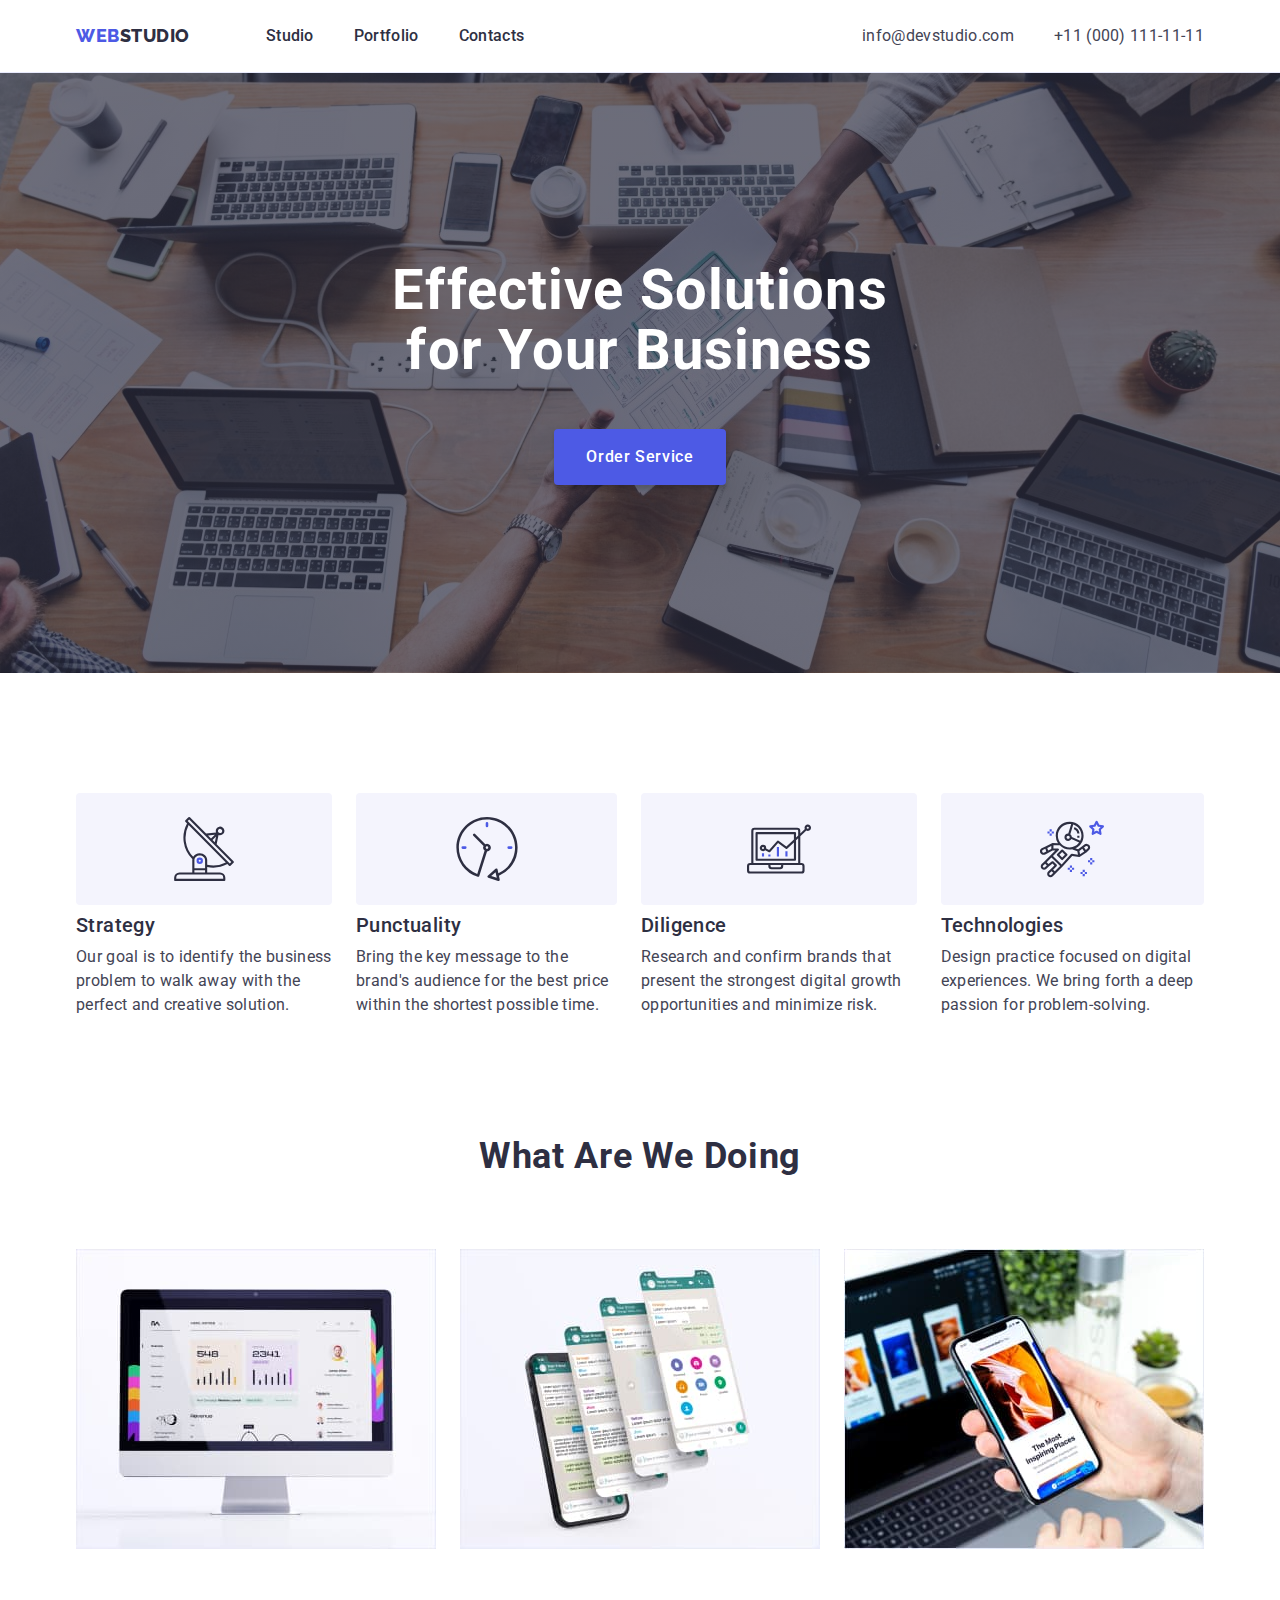
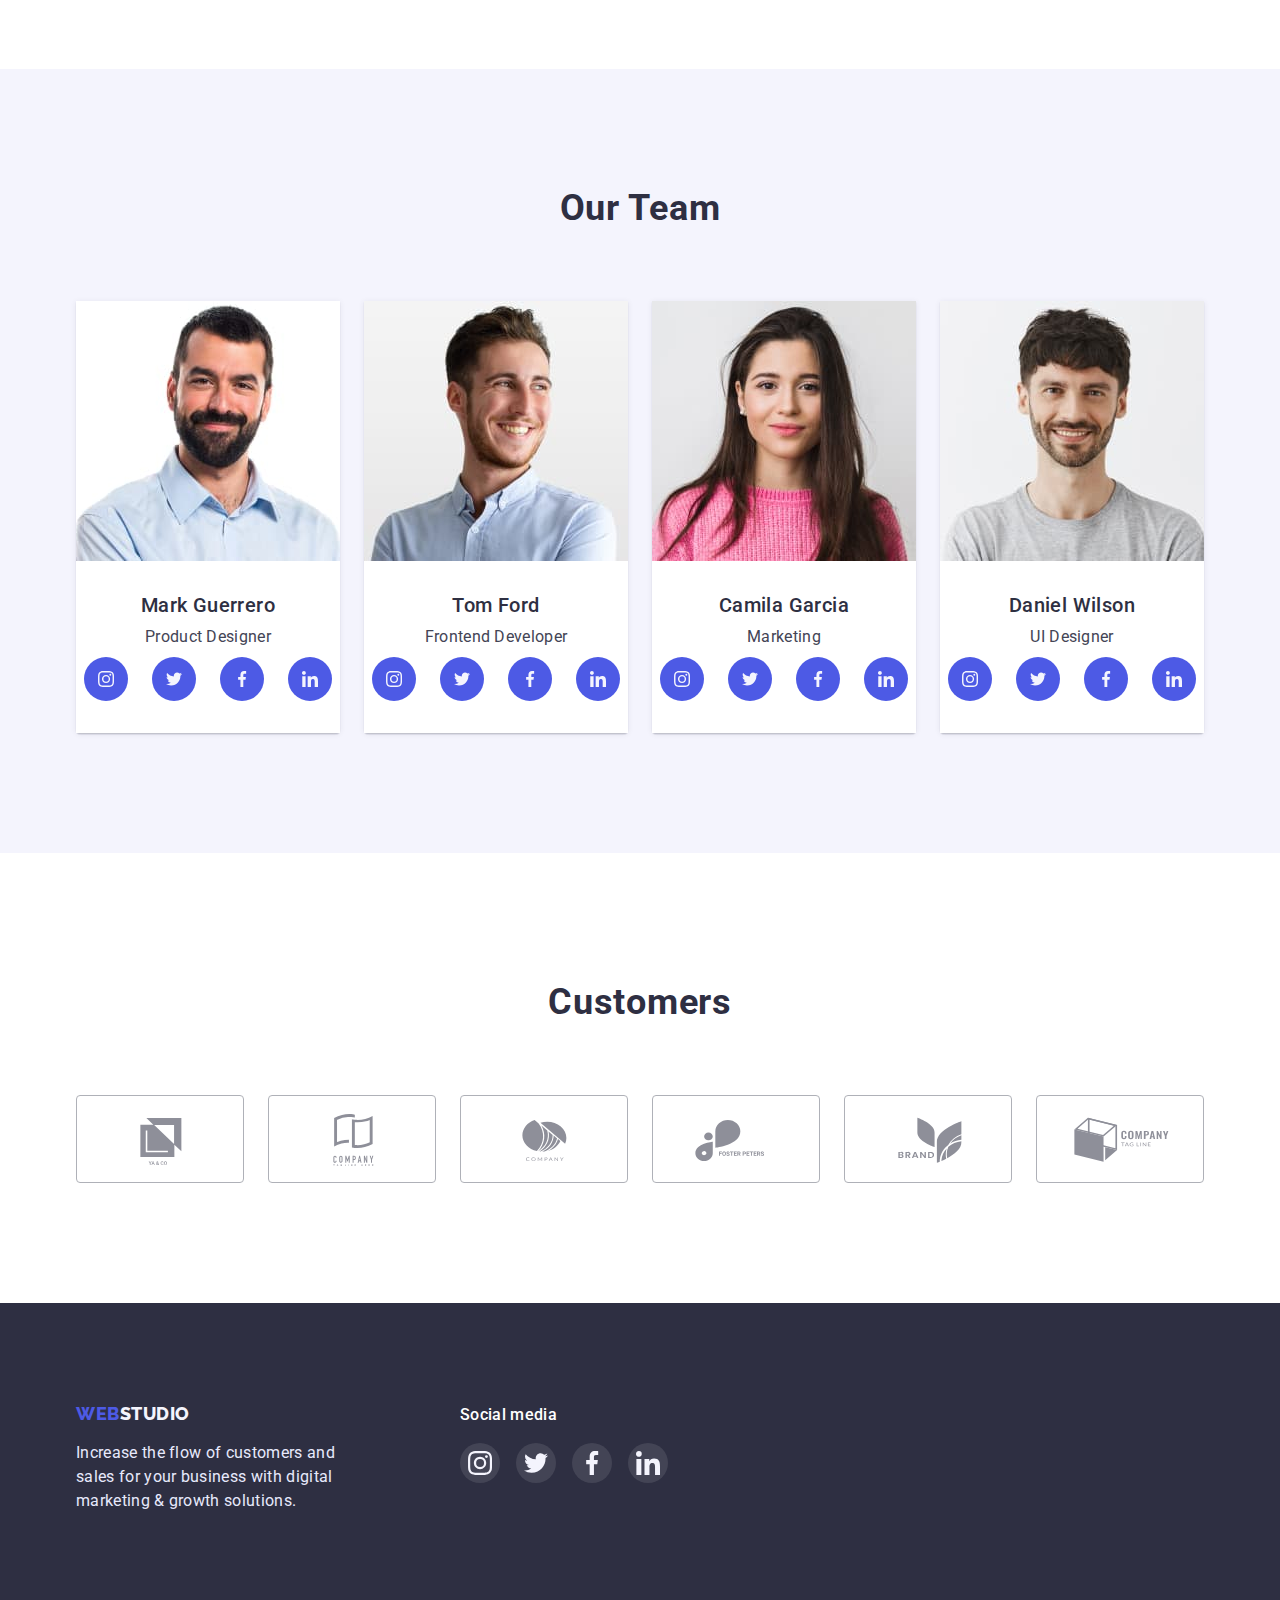
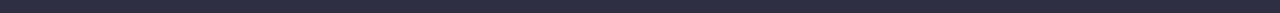
<file: index.html>
<!DOCTYPE html>
<html lang="en">

<head>
    <meta charset="UTF-8" />
    <meta http-equiv="X-UA-Compatible" content="IE=edge" />
    <meta name="viewport" content="width=device-width, initial-scale=1.0" />
    <link rel="preconnect" href="https://fonts.googleapis.com">
    <link rel="preconnect" href="https://fonts.gstatic.com" crossorigin>
    <link
        href="https://fonts.googleapis.com/css2?family=Raleway:wght@800&family=Roboto:wght@400;500;700;900&display=swap"
        rel="stylesheet" />
    <link rel="stylesheet"
        href="https://cdnjs.cloudflare.com/ajax/libs/modern-normalize/1.1.0/modern-normalize.min.css" />
    <link href="./css/style.css" rel="stylesheet">
    <title>Portfolio</title>
</head>

<body>
    <!---------------HEADER----------------->

    <header class="head">
        <div class="container head-nav">
            <nav class="head-nav">
                <a href="./index.html" class="web-logo link"> Web<span class="studio-logo link">Studio</span></a>
                <ul class="head-menu list">
                    <li class="li-item"><a class="head-nav-item link" href="./index.html">Studio</a></li>
                    <li class="li-item"><a class="head-nav-item link" href="./portfolio.html"> Portfolio</a></li>
                    <li class="li-item"><a class="head-nav-item link" href="">Contacts</a></li>
                </ul>
            </nav>
            <address class="adress">
                <ul class="head-adress list">
                    <li class="li-item">
                        <a class="head-contacts link" href="mailto:info@devstudio.com">info@devstudio.com</a>
                    </li>
                    <li class="li-item">
                        <a class="head-contacts link" href="tel:+110001111111">+11 (000) 111-11-11</a>
                    </li>
                </ul>
            </address>
        </div>
    </header>

    <!----------------------MAIN----------------------->
    <main>

        <section class="main">
            <div class="container">
                <h1 class="main-title">Effective Solutions for Your Business</h1>
                <button type="button" class="btn hero-btn">Order Service</button>
            </div>
        </section>

        <section class="section">
            <div class="container">
                <h2 class="section-topic">Feature</h2>
                <ul class="section-ul list-items list">
                    <li class="list-section">
                        <div class="icon-div">
                            <svg class="icon-pic">
                                <use href="./images/icons.svg#icon-antenna-1" width="64" height="64"></use>
                            </svg>
                        </div>
                        <h3 class="main-section-topic">Strategy</h3>
                        <p class="section-description">
                            Our goal is to identify the business problem to walk away with the
                            perfect and creative solution.
                        </p>
                    </li>
                    <li class="list-section">
                        <div class="icon-div">
                            <svg class="icon-pic">
                                <use href="./images/icons.svg#icon-clock-1" width="64" height="64"></use>
                            </svg>
                        </div>
                        <h3 class="main-section-topic">Punctuality</h3>
                        <p class="section-description">
                            Bring the key message to the brand's audience for the best price
                            within the shortest possible time.
                        </p>
                    </li>
                    <li class="list-section">
                        <div class="icon-div">
                            <svg class="icon-pic">
                                <use href="./images/icons.svg#icon-diagram-1" width="64" height="64"></use>
                            </svg>
                        </div>
                        <h3 class="main-section-topic">Diligence</h3>
                        <p class="section-description">
                            Research and confirm brands that present the strongest digital growth
                            opportunities and minimize risk.
                        </p>
                    </li>
                    <li class="list-section">
                        <div class="icon-div">
                            <svg class="icon-pic">
                                <use href="./images/icons.svg#icon-astronaut-1" width="64" height="64"></use>
                            </svg>
                        </div>
                        <h3 class="main-section-topic">Technologies</h3>
                        <p class="section-description">
                            Design practice focused on digital experiences. We bring forth a deep
                            passion for problem-solving.
                        </p>
                    </li>
                </ul>
            </div>
        </section>

        <section class="photos">
            <div class="container">
                <h2 class="photos-title">What are we doing</h2>
                <ul class="section-ul photos-ul list">
                    <li class="photo-sec">
                        <img src="./images/Comp.jpg" alt="Computer with statistic" width="360" />
                    </li>
                    <li class="photo-sec">
                        <img src="./images/Phones.jpg" alt="phone with messenger" width="360" />
                    </li>
                    <li class="photo-sec">
                        <img src="./images/PhoneComp.jpg" alt="someone holding a phone in arm" width="360" />
                    </li>
                </ul>
            </div>
        </section>

        <section class="team">
            <div class="container">
                <h2 class="team-title">Our Team</h2>
                <ul class="section-ul team-ul list">
                    <li class="team-list">
                        <img src="./images/Mark.jpg" alt="Marks photo" width="264" />
                        <div class="team-block-text">
                            <h3 class="team-name">Mark Guerrero</h3>
                            <p class="team-text">Product Designer </p>
                            <ul class="team-soc-list list">
                                <li class="soc-item"><a class="soc-link link" href> <svg width="16" height="16"
                                            class="team-soc-icon">
                                            <use href="./images/icons.svg#icon-instagram"></use>
                                        </svg></a></li>
                                <li class="soc-item"><a class="soc-link link" href> <svg width="16" height="16"
                                            class="team-soc-icon">
                                            <use href="./images/icons.svg#icon-twitter"></use>
                                        </svg></a></li>
                                <li class="soc-item"><a class="soc-link link" href> <svg width="16" height="16"
                                            class="team-soc-icon">
                                            <use href="./images/icons.svg#icon-facebook"></use>
                                        </svg></a></li>
                                <li class="soc-item"><a class="soc-link link" href> <svg width="16" height="16"
                                            class="team-soc-icon">
                                            <use href="./images/icons.svg#icon-linkedin"></use>
                                        </svg></a></li>
                            </ul>
                        </div>
                    </li>
                    <li class="team-list">
                        <img src="./images/Tom.jpg" alt="Toms photo" width="264" />
                        <div class="team-block-text">
                            <h3 class="team-name">Tom Ford</h3>
                            <p class="team-text">Frontend Developer</p>
                            <ul class="team-soc-list list">
                                <li class="soc-item"><a class="soc-link link" href> <svg width="16" height="16"
                                            class="team-soc-icon">
                                            <use href="./images/icons.svg#icon-instagram"></use>
                                        </svg></a></li>
                                <li class="soc-item"><a class="soc-link link" href> <svg width="16" height="16"
                                            class="team-soc-icon">
                                            <use href="./images/icons.svg#icon-twitter"></use>
                                        </svg></a></li>
                                <li class="soc-item"><a class="soc-link link" href> <svg width="16" height="16"
                                            class="team-soc-icon">
                                            <use href="./images/icons.svg#icon-facebook"></use>
                                        </svg></a></li>
                                <li class="soc-item"><a class="soc-link link" href> <svg width="16" height="16"
                                            class="team-soc-icon">
                                            <use href="./images/icons.svg#icon-linkedin"></use>
                                        </svg></a></li>
                            </ul>
                        </div>
                    </li>
                    <li class="team-list">
                        <img src="./images/Camila.jpg" alt="Camilas photo" width="264" />
                        <div class="team-block-text">
                            <h3 class="team-name">Camila Garcia</h3>
                            <p class="team-text">Marketing</p>
                            <ul class="team-soc-list list">
                                <li class="soc-item"><a class="soc-link link" href> <svg width="16" height="16"
                                            class="team-soc-icon">
                                            <use href="./images/icons.svg#icon-instagram"></use>
                                        </svg></a></li>
                                <li class="soc-item"><a class="soc-link link" href> <svg width="16" height="16"
                                            class="team-soc-icon">
                                            <use href="./images/icons.svg#icon-twitter"></use>
                                        </svg></a></li>
                                <li class="soc-item"><a class="soc-link link" href> <svg width="16" height="16"
                                            class="team-soc-icon">
                                            <use href="./images/icons.svg#icon-facebook"></use>
                                        </svg></a></li>
                                <li class="soc-item"><a class="soc-link link" href> <svg width="16" height="16"
                                            class="team-soc-icon">
                                            <use href="./images/icons.svg#icon-linkedin"></use>
                                        </svg></a></li>
                            </ul>
                        </div>
                    </li>
                    <li class="team-list">
                        <img src="./images/Daniel.jpg" alt="Daniels photo" width="264" />
                        <div class="team-block-text">
                            <h3 class="team-name">Daniel Wilson</h3>
                            <p class="team-text">UI Designer</p>
                            <ul class="team-soc-list list">
                                <li class="soc-item"><a class="soc-link link" href> <svg width="16" height="16"
                                            class="team-soc-icon">
                                            <use href="./images/icons.svg#icon-instagram"></use>
                                        </svg></a></li>
                                <li class="soc-item"><a class="soc-link link" href> <svg width="16" height="16"
                                            class="team-soc-icon">
                                            <use href="./images/icons.svg#icon-twitter"></use>
                                        </svg></a></li>
                                <li class="soc-item"><a class="soc-link link" href> <svg width="16" height="16"
                                            class="team-soc-icon">
                                            <use href="./images/icons.svg#icon-facebook"></use>
                                        </svg></a></li>
                                <li class="soc-item"><a class="soc-link link" href> <svg width="16" height="16"
                                            class="team-soc-icon">
                                            <use href="./images/icons.svg#icon-linkedin"></use>
                                        </svg></a></li>
                            </ul>
                        </div>
                    </li>
                </ul>
            </div>
        </section>
        <section class="customers">
            <div class="container">
                <h2 class="customers-title">Customers
                </h2>
                <ul class="company-list list">
                    <li class="company-item">
                        <a class="company-link link">
                            <svg class="company-logo" width="104" height="56">
                                <use href="./images/icons.svg#icon-company1"></use>
                            </svg>
                        </a>
                    </li>
                    <li class="company-item">
                        <a class="company-link link">
                            <svg class="company-logo" width="104" height="56">
                                <use href="./images/icons.svg#icon-company2"></use>
                            </svg>
                        </a>
                    </li>
                    <li class="company-item">
                        <a class="company-link link">
                            <svg class="company-logo" width="104" height="56">
                                <use href="./images/icons.svg#icon-company3"></use>
                            </svg>
                        </a>
                    </li>
                    <li class="company-item">
                        <a class="company-link link">
                            <svg class="company-logo" width="104" height="56">
                                <use href="./images/icons.svg#icon-company4"></use>
                            </svg>
                        </a>
                    </li>
                    <li class="company-item">
                        <a class="company-link link">
                            <svg class="company-logo" width="104" height="56">
                                <use href="./images/icons.svg#icon-company5"></use>
                            </svg>
                        </a>
                    </li>
                    <li class="company-item">
                        <a class="company-link link">
                            <svg class="company-logo" width="104" height="56">
                                <use href="./images/icons.svg#icon-company6"></use>
                            </svg>
                        </a>
                    </li>
                </ul>
            </div>
        </section>
    </main>

    <!--------------------FOOTER--------------------->
    <footer class="footer">
        <div class="container foot-media">
            <div class="foot-block">
                <a href="./index.html" class="footer-web-logo link"> Web<span
                        class="footer-studio-logo">Studio</span></a>
                <p class="footer-text">Increase the flow of customers and sales for your business with digital
                    marketing &
                    growth solutions.</p>
            </div>
            <div>
                <p class="footer-soc-title">Social media</p>
                <ul class="footer-list-contacts">
                    <li class="footer-soc-list list">
                        <a class="footer-soc-link link">
                            <svg class="footer-soc-item" width="24" height="24">
                                <use href="./images/icons.svg#icon-instagram"></use>
                            </svg>
                        </a>
                    </li>
                    <li class="footer-soc-list list">
                        <a class="footer-soc-link link">
                            <svg class="footer-soc-item" width="24" height="24">
                                <use href="./images/icons.svg#icon-twitter"></use>
                            </svg>
                        </a>
                    </li>
                    <li class="footer-soc-list list">
                        <a class="footer-soc-link link">
                            <svg class="footer-soc-item" width="24" height="24">
                                <use href="./images/icons.svg#icon-facebook"></use>
                            </svg>
                        </a>
                    </li>
                    <li class="footer-soc-list list">
                        <a class="footer-soc-link link">
                            <svg class="footer-soc-item" width="24" height="24">
                                <use href="./images/icons.svg#icon-linkedin"></use>
                            </svg>
                        </a>
                    </li>
                </ul>
            </div>
        </div>

    </footer>
</body>

</html>
</file>
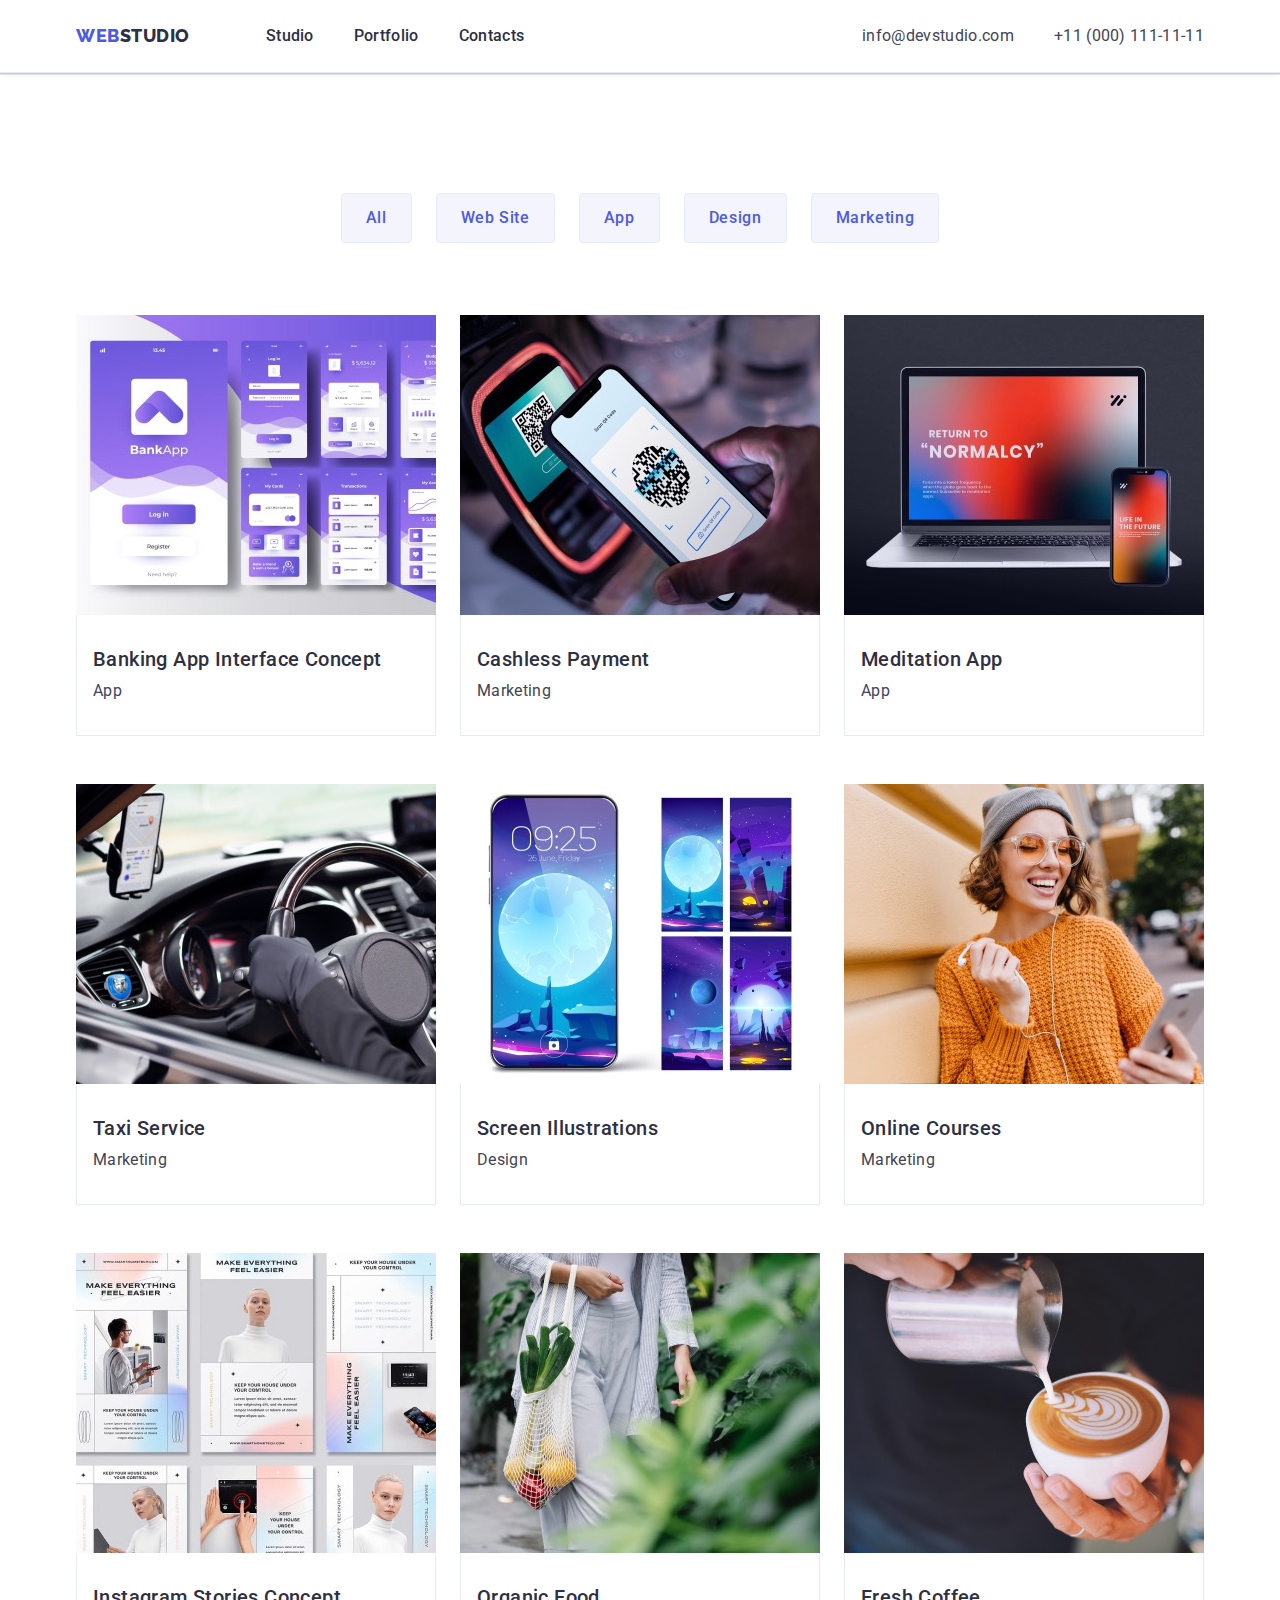
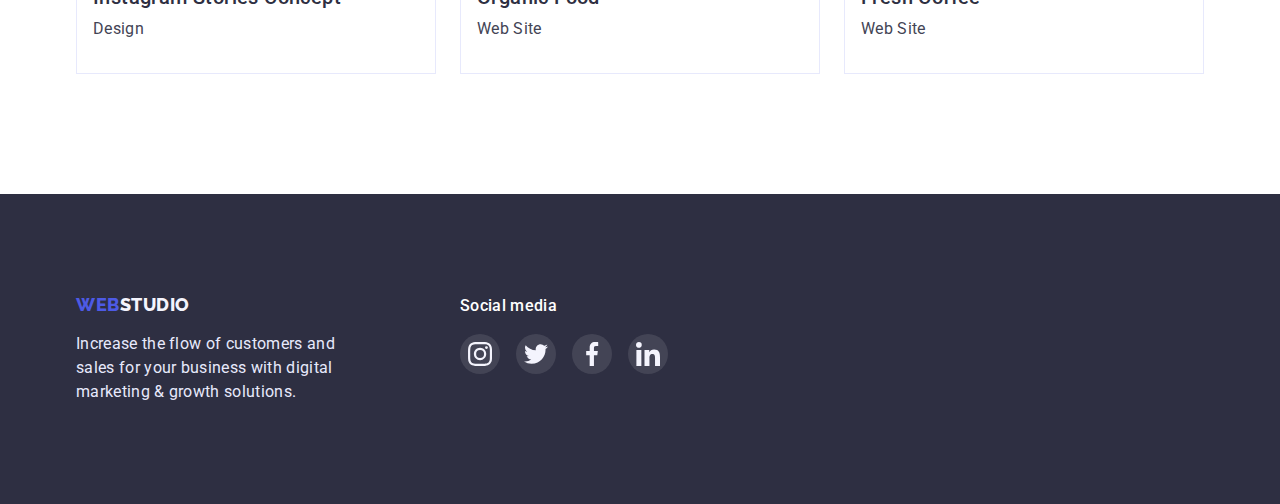
<file: portfolio.html>
<!DOCTYPE html>
<html lang="en">

<head>
    <meta charset="UTF-8" />
    <meta http-equiv="X-UA-Compatible" content="IE=edge" />
    <meta name="viewport" content="width=device-width, initial-scale=1.0" />
    <link rel="preconnect" href="https://fonts.googleapis.com">
    <link rel="preconnect" href="https://fonts.gstatic.com" crossorigin>
    <link
        href="https://fonts.googleapis.com/css2?family=Raleway:wght@800&family=Roboto:wght@400;500;700;900&display=swap"
        rel="stylesheet" />
    <link rel="stylesheet"
        href="https://cdnjs.cloudflare.com/ajax/libs/modern-normalize/1.1.0/modern-normalize.min.css" />
    <link href="./css/style.css" rel="stylesheet">
    <title>Portfolio</title>
</head>

<body>
    <!--HEADER-->

    <header class="head">
        <div class="container head-nav">
            <nav class="head-nav">
                <a href="./index.html" class="web-logo link"> Web<span class="studio-logo link">Studio</span></a>
                <ul class="head-menu list">
                    <li class="li-item"><a class="head-nav-item link" href="./index.html">Studio</a></li>
                    <li class="li-item"><a class="head-nav-item link" href="./portfolio.html"> Portfolio</a></li>
                    <li class="li-item"><a class="head-nav-item link" href="">Contacts</a></li>
                </ul>
            </nav>
            <address class="adress">
                <ul class="head-adress list">
                    <li class="li-item">
                        <a class="head-contacts link" href="mailto:info@devstudio.com">info@devstudio.com</a>
                    </li>
                    <li class="li-item">
                        <a class="head-contacts link" href="tel:+110001111111">+11 (000) 111-11-11</a>
                    </li>
                </ul>
            </address>
        </div>
    </header>

    <!--MAIN-->
    <main>

        <section class="section">
            <div class="container">
                <h1 class="topic-portfolio">What we can do</h1>

                <ul class="button-list list">
                    <li class="button-li"><button type="button" class="filter-btn">All</button></li>
                    <li class="button-li"><button type="button" class="filter-btn">Web Site</button></li>
                    <li class="button-li"><button type="button" class="filter-btn">App</button></li>
                    <li class="button-li"><button type="button" class="filter-btn">Design</button></li>
                    <li class="button-li"><button type="button" class="filter-btn">Marketing</button></li>
                </ul>

                <ul class="section-img section-ul list">

                    <li class="portfolio-img-list">
                        <a href="./index.html" class="link-hov link">
                            <img class="portfolio-img" src="./images/app_concept.jpg" alt="app concept" width="360"
                                height="300">
                            <div class="portfolio-img-block">
                                <h2 class="portfolio-section">
                                    Banking App Interface Concept
                                </h2>
                                <p class="portfolio-text">App</p>
                            </div>
                        </a>
                    </li>

                    <li class="portfolio-img-list">
                        <a href="./index.html" class="link-hov link">
                            <img class="portfolio-img" src="./images/cashless_pay.jpg" alt="cashless_pay" width="360"
                                height="300">
                            <div class="portfolio-img-block">
                                <h2 class="portfolio-section">Cashless Payment</h2>
                                <p class="portfolio-text">Marketing</p>
                            </div>
                        </a>
                    </li class="portfolio-img">

                    <li class="portfolio-img-list">
                        <a href="./index.html" class="link-hov link">
                            <img class="portfolio-img" src="./images/notebook-app.jpg" alt="phone and notebook with app"
                                width="360" height="300">
                            <div class="portfolio-img-block">
                                <h2 class="portfolio-section"> Meditation App </h2>
                                <p class="portfolio-text">App</p>
                            </div>
                        </a>
                    </li>

                    <li class="portfolio-img-list">
                        <a href="./index.html" class="link-hov link">
                            <img class="portfolio-img" src="./images/taxi.jpg" alt="taxi with app" width="360"
                                height="300">
                            <div class="portfolio-img-block">
                                <h2 class="portfolio-section">Taxi Service</h2>
                                <p class="portfolio-text">Marketing</p>
                            </div>
                        </a>
                    </li>

                    <li class="portfolio-img-list">
                        <a href="./index.html" class="link-hov link">
                            <img class="portfolio-img" src="./images/screen-illustrations.jpg"
                                alt="screen with app interface" width="360" height="300">
                            <div class="portfolio-img-block">
                                <h2 class="portfolio-section">Screen Illustrations</h2>
                                <p class="portfolio-text">Design</p>
                            </div>
                        </a>
                    </li>

                    <li class="portfolio-img-list">
                        <a href="./index.html" class="link-hov link">
                            <img class="portfolio-img" src="./images/women-in-orange.jpg" alt="woman with phone"
                                width="360" height="300">
                            <div class="portfolio-img-block">
                                <h2 class="portfolio-section">Online Courses</h2>
                                <p class="portfolio-text">Marketing</p>
                            </div>
                        </a>
                    </li>

                    <li class="portfolio-img-list">
                        <a href="./index.html" class="link-hov link">
                            <img class="portfolio-img" src="./images/instagram-concept.jpg"
                                alt="instagram stories concept" width="360" height="300">
                            <div class="portfolio-img-block">
                                <h2 class="portfolio-section">
                                    Instagram Stories Concept
                                </h2>
                                <p class="portfolio-text">Design</p>
                            </div>
                        </a>
                    </li>

                    <li class="portfolio-img-list">
                        <a href="./index.html" class="link-hov link">
                            <img class="portfolio-img" src="./images/organic-food.jpg" alt="organic food" width="360"
                                height="300">
                            <div class="portfolio-img-block">
                                <h2 class="portfolio-section">Organic Food</h2>
                                <p class="portfolio-text">Web Site</p>
                            </div>
                        </a>
                    </li>

                    <li class="portfolio-img-list">
                        <a href="./index.html" class="link-hov link">
                            <img class="portfolio-img" src="./images/coffe.jpg" alt="cup of cofee" width="360"
                                height="300">
                            <div class="portfolio-img-block">
                                <h2 class="portfolio-section">Fresh Coffee</h2>
                                <p class="portfolio-text">Web Site</p>
                            </div>
                        </a>
                    </li>

                </ul>
            </div>
        </section>


    </main>

    <!--FOOTER-->

    <footer class="footer">
        <div class="container foot-media">
            <div class="foot-block">
                <a href="./index.html" class="footer-web-logo link"> Web<span
                        class="footer-studio-logo">Studio</span></a>
                <p class="footer-text">Increase the flow of customers and sales for your business with digital
                    marketing &
                    growth solutions.</p>
            </div>
            <div>
                <h3 class="footer-soc-title">Social media</h3>
                <ul class="footer-list-contacts">
                    <li class="footer-soc-list list">
                        <a class="footer-soc-link link">
                            <svg class="footer-soc-item" width="24" height="24">
                                <use href="./images/icons.svg#icon-instagram"></use>
                            </svg>
                        </a>
                    </li>
                    <li class="footer-soc-list list">
                        <a class="footer-soc-link link">
                            <svg class="footer-soc-item" width="24" height="24">
                                <use href="./images/icons.svg#icon-twitter"></use>
                            </svg>
                        </a>
                    </li>
                    <li class="footer-soc-list list">
                        <a class="footer-soc-link link">
                            <svg class="footer-soc-item" width="24" height="24">
                                <use href="./images/icons.svg#icon-facebook"></use>
                            </svg>
                        </a>
                    </li>
                    <li class="footer-soc-list list">
                        <a class="footer-soc-link link">
                            <svg class="footer-soc-item" width="24" height="24">
                                <use href="./images/icons.svg#icon-linkedin"></use>
                            </svg>
                        </a>
                    </li>
                </ul>
            </div>
        </div>

    </footer>
</body>

</html>
</file>
<file: css/style.css>
:root {
    --title-text-color: #434455;
    --primary-text-color: #2e2f42;
    --button-color: #4d5ae5;
    --white-back: #ffffff; 
    --background-buttton: #404bbf;
    --back-team: #f4f4fd;
    --footer-text: #E7E9FC;
    --icon-color: #afb1b8;
}

h1,
h2,
h3,
h4,
h5,
h6,
p,
ul {
    margin: 0;
    padding: 0;
}

html {
    box-sizing: border-box;
}

img {
    display: block;
    min-width: 100%;
    height: auto;
}


.container {
    width: 1158px;
    padding: 0 15px;
    margin: 0 auto;
}


body {
    font-family: 'Roboto', sans-serif;
    color: var(--title-text-color);
}

/*------------------------HEAD--------------------------*/

.link {
    text-decoration: none;
}
.list {
    list-style: none;
}
.adress {
    font-style: normal;
}


.head {
    border-bottom: 1px solid var(--footer-text);
    box-shadow: 0px 2px 1px rgba(46, 47, 66, 0.08), 0px 1px 1px rgba(46, 47, 66, 0.16), 0px 1px 6px rgba(46, 47, 66, 0.08);
}

.head-nav {
    display: flex;
    align-items: center;
    
}

.web-logo {
    font-family: 'Raleway', sans-serif;
    font-weight: 800;
    font-size: 18px;
    line-height: 1.17;
    
    letter-spacing: 0.03em;
    text-transform: uppercase;
    color: var(--button-color);
    margin-right: 76px;
}


.studio-logo {
    color: var(--primary-text-color);
}

.head-menu,
.head-adress {
    display: flex;
}

.head-nav-item {
    display: block;
    padding-top: 24px;
    padding-bottom: 24px;
    
    font-weight: 500;
    font-size: 16px;
    line-height: 1.5;
    letter-spacing: 0.02em;
    color: var(--primary-text-color);
}

.li-item:not(:last-child) {
    margin-right: 40px;
}

.head-nav-item:hover,
.head-nav-item:focus {
    color: var(--background-buttton);
}

.adress {
    margin-left: auto;
}   


.head-contacts {
    font-size: 16px;
    line-height: 1.5;
    letter-spacing: 0.02em;
    text-decoration: none;
    color: var(--title-text-color)
}
.head-contacts:hover,
.head-contacts:focus {
    color: var(--background-buttton);;
}


/*------------------------MAIN--------------------------*/


.main {
    background-color: var(--primary-text-color);
    background-image: linear-gradient(rgba(46, 47, 66, 0.7), rgba(46, 47, 66, 0.7)), 
    url(../images/people-office-bg.jpg);
    max-width: 1440px;
    background-repeat: no-repeat;
    background-position: center;
    background-size: cover;
    padding-top: 188px;
    padding-bottom: 188px;
    margin-left: auto;
    margin-right: auto;
}



.main-title {
    font-family: "Roboto";
    color: var(--white-back);
    font-weight: 700;
    
    font-size: 56px;
    line-height: 1.07;
    text-align: center;
    letter-spacing: 0.02em;
    max-width: 496px;
    
    margin-right: auto;
    margin-left: auto;
}


.btn {
    font-family: "Roboto", sans-serif;
    font-weight: 500;
    font-size: 16px;
    line-height: 1.5;
    letter-spacing: 0.04em;
    cursor: pointer;
    background-color: var(--button-color);
    color: var(--white-back);

    display: flex;
    align-items: center;
    box-shadow: 0px 4px 4px rgba(0, 0, 0, 0.15);
    border-radius: 4px;
    border-style: none;
}

.btn:hover {
    background-color: var(--background-buttton);
}

.hero-btn {
    padding: 16px 32px;
    margin-top: 48px;
    margin-right: auto;
    margin-left: auto;
}

.hero-btn:hover,
.hero-btn:focus {
    cursor: pointer;
}

.section {
    padding-top: 120px;
    padding-bottom: 120px;
}

.icon-div {
    display: flex;
    justify-content: center;
    align-items: center;
    background-color: var(--back-team);
    height: 112px;
    border-radius: 4px;
    margin-bottom: 8px;
}


.icon-pic {
    height: 64px;
    width: 64px;
}


.section-topic {
    position: absolute;
    width: 1px;
    height: 1px;
    margin: -1px;
    border: 0;
    padding: 0;
    white-space: nowrap;
    clip-path: inset(100%);
    clip: rect(0 0 0 0);
    overflow: hidden;

}

.list-items {
    display: flex;
}


.main-section-topic {
    font-weight: 500;
    font-size: 20px;
    line-height: 1.2;
    letter-spacing: 0.02em; 
    color: var(--primary-text-color);
    margin-bottom: 8px;
}


.list-section:not(:last-child) {
    margin-right: 24px;
}


.section-description {
    font-size: 16px;
    line-height: 1.5;
    letter-spacing: 0.02em;
    color: #434455;
}

.photos {
    padding-bottom: 120px;
}


.photos-title {
    font-weight: 700;
    font-size: 36px;
    line-height: 1.11;
    text-align: center;
    letter-spacing: 0.02em;
    text-transform: capitalize;
    color: var(--primary-text-color);
    padding-bottom: 72px;
}


.photos-ul {
    display: flex;
}

.photo-sec:not(:last-child) {
    margin-right: 24px;
}



.team {
    background-color: var(--back-team);
    padding-top: 120px;
    padding-bottom: 120px;
}

.team-title {
    font-weight: 700;
    font-size: 36px;
    line-height: 1.11;
    text-align: center;
    letter-spacing: 0.02em;
    text-transform: capitalize;
    color: var(--primary-text-color);
    
    margin-bottom: 72px;
}


.team-ul {
    display: flex;
}


.team-list {
    box-shadow: 0px 1px 6px rgba(46, 47, 66, 0.08), 0px 1px 1px rgba(46, 47, 66, 0.16), 0px 2px 1px rgba(46, 47, 66, 0.08);
    border-radius: 0px 0px 4px 4px;
    background: var(--back-team);
    width: 264px;
}


.team-list:not(:last-child) {
    margin-right: 24px;
}


.team-block-text {
    padding-top: 32px;
    padding-bottom: 32px;
    background: var(--white-back);
}


.team-name {
    font-weight: 500;
    font-size: 20px;
    line-height: 1.2;
    text-align: center;
    letter-spacing: 0.02em;
    color: #2E2F42;
    margin-bottom: 8px;
    
}



.team-text {
    font-size: 16px;
    line-height: 1.5;
    text-align: center;
    letter-spacing: 0.02em;
    color: var(--title-text-color);
    margin-bottom: 8px;
}


.section-ul {
    list-style: none;
}

.team-soc-list {
    display: flex;
    justify-content: center;
    gap: 24px;
}



.soc-item {
    width: 44px;
    height: 44px;
}

.soc-link {
    width: 100%;
    height: 100%;
    border-radius: 50%;
    display: flex;
    align-items: center;
    justify-content: center;
    background-color: var(--button-color);
    
}

.soc-link:hover,
.soc-link:focus {
    background-color: var(--background-buttton);
}


.customers {
    padding-top: 130px;
    padding-bottom: 120px;
}


.customers-title {
    font-weight: 700;
    font-size: 36px;
    line-height: 1.11;
    text-align: center;
    letter-spacing: 0.02em;
    text-transform: capitalize;
    color: var(--primary-text-color);

    margin-bottom: 72px
}



.company-list {
    display: flex;
    justify-content: center;
    gap: 24px;
    
}


.company-item {
    width: 168px;
    height: 88px;
}


.company-link {
    display: flex;
    justify-content: center;
    align-items: center;
    width: 100%;
    height: 100%;
    display: flex;

    border: 1px solid var(--icon-color);
    border-radius: 4px;
    cursor: pointer;
}

.company-link:hover,
.company-link:focus {
    border-color: var(--background-buttton);
}

.company-link:hover .company-logo {
    fill: #404bbf;
}


.company-logo {
    fill: #8e8f99;
    display: flex;

}

.company-logo:hover {
    fill: var(--background-buttton)
}



/*------------------------FOOTER--------------------------*/




.footer {
    background-color: var(--primary-text-color);
    padding: 100px 0;
}

.foot-block {
    width: 264px;
}

.footer-web-logo {
    font-family: "Raleway", sans-serif;
    font-style: normal;
    font-weight: 800;
    font-size: 18px;
    line-height: 1.17;

    
    letter-spacing: 0.03em;
    text-transform: uppercase;
    text-decoration: none;
    color: var(--button-color);
}


.footer-studio-logo {
    color:  var(--back-team);
}


.footer-text {
    font-size: 16px;
    line-height: 1.5;
    letter-spacing: 0.02em;
    color: var(--footer-text);
    margin-top: 17px;
}


.foot-media {
    display: flex;
    gap: 120px;
}



.footer-soc-title {
    font-weight: 500;
    font-size: 16px;
    line-height: 1.5;
    letter-spacing: 0.02em;
    color: var(--white-back);

    margin-bottom: 16px;
}

.footer-list-contacts {
    list-style: none;
    display: flex;
    justify-content: center;
    gap: 16px;
}

.footer-soc-list {
    display: block;
    cursor: pointer;
}



.footer-soc-link {
    border: none;
    width: 40px;
    height: 40px;
    border-radius: 50%;
    display: flex;
    justify-content: center;
    align-items: center;
    background: rgba(255, 255, 255, 0.1);
}

.footer-soc-link:hover,
.footer-soc-link:focus {
    background-color: #31d0aa;

}

.footer-soc-item {
    display: block;
    cursor: pointer;
}



/*------------------------PORTFOLIO--------------------------*/



.topic-portfolio {
    position: absolute;
    width: 1px;
    height: 1px;
    margin: -1px;
    border: 0;
    padding: 0;
    white-space: nowrap;
    clip-path: inset(100%);
    clip: rect(0 0 0 0);
    overflow: hidden;
}

.button-list {
    display: flex;
    justify-content: center;
    gap: 24px;
    
    margin-bottom: 72px;
}


.filter-btn {
    font-family: "Roboto", sans-serif;
    font-weight: 500;
    font-size: 16px;
    line-height: 1.5;
    
    display: flex;
    align-items: center;
    text-align: center;
    letter-spacing: 0.04em;
    cursor: pointer;
    color: var(--button-color);
    background: #F4F4FD;
    border: 1px solid var(--footer-text);
    border-radius: 4px;
    padding: 12px 24px;
    
    
}

.filter-btn:focus,
.filter-btn:hover {
    color: var(--white-back);
    background-color: var(--background-buttton);
    box-shadow: 0px 3px 1px rgba(0, 0, 0, 0.1), 0px 2px 1px rgba(0, 0, 0, 0.08), 0px 2px 2px rgba(0, 0, 0, 0.12);
    
    
}
 

.portfolio-img-list {
    width: 360px;
}


.section-img {
    display: flex;
    flex-wrap: wrap;
    gap: 48px 24px;
   
}


.portfolio-img-block {
    border-left: 1px solid var(--footer-text);
    border-right: 1px solid var(--footer-text);
    border-bottom: 1px solid var(--footer-text);

    
    padding-top: 32px;
    padding-left: 16px;
    padding-bottom: 32px;
       
}







.link-hov:hover,
.link-hov:focus {
    box-shadow: 0px 1px 6px rgba(46, 47, 66, 0.08), 0px 1px 1px rgba(46, 47, 66, 0.16), 0px 2px 1px rgba(46, 47, 66, 0.08);
    cursor: pointer;
    display: block;
}


.portfolio-section {
    font-weight: 500;
    font-size: 20px;
    line-height: 1.2;
    letter-spacing: 0.02em;
    color: var(--primary-text-color);
    margin-bottom: 8px;
    
}

.portfolio-text {
    font-size: 16px;
    line-height: 1.5;
    letter-spacing: 0.02em;
    color: var(--title-text-color);
 
}

.portfolio-img {
    display: block;
    max-width: 100%;
    height: auto;
}
</file>
